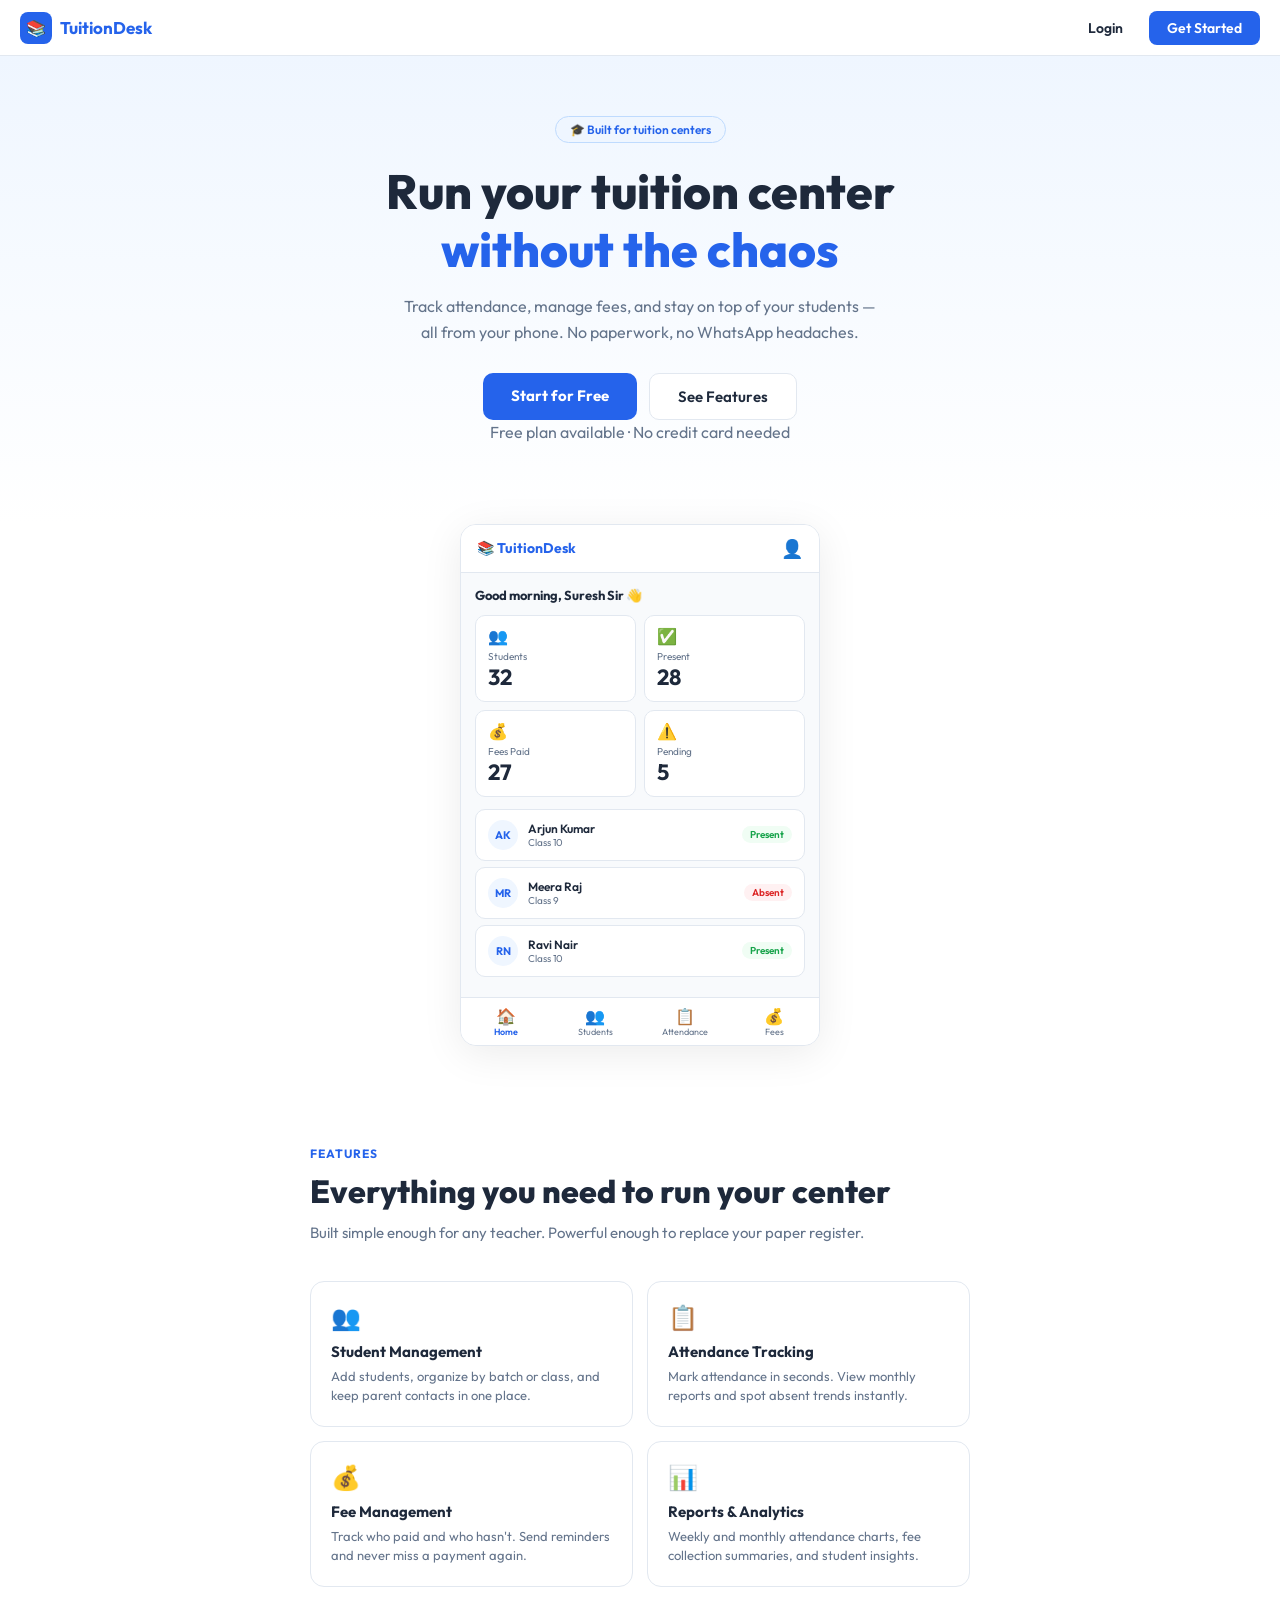
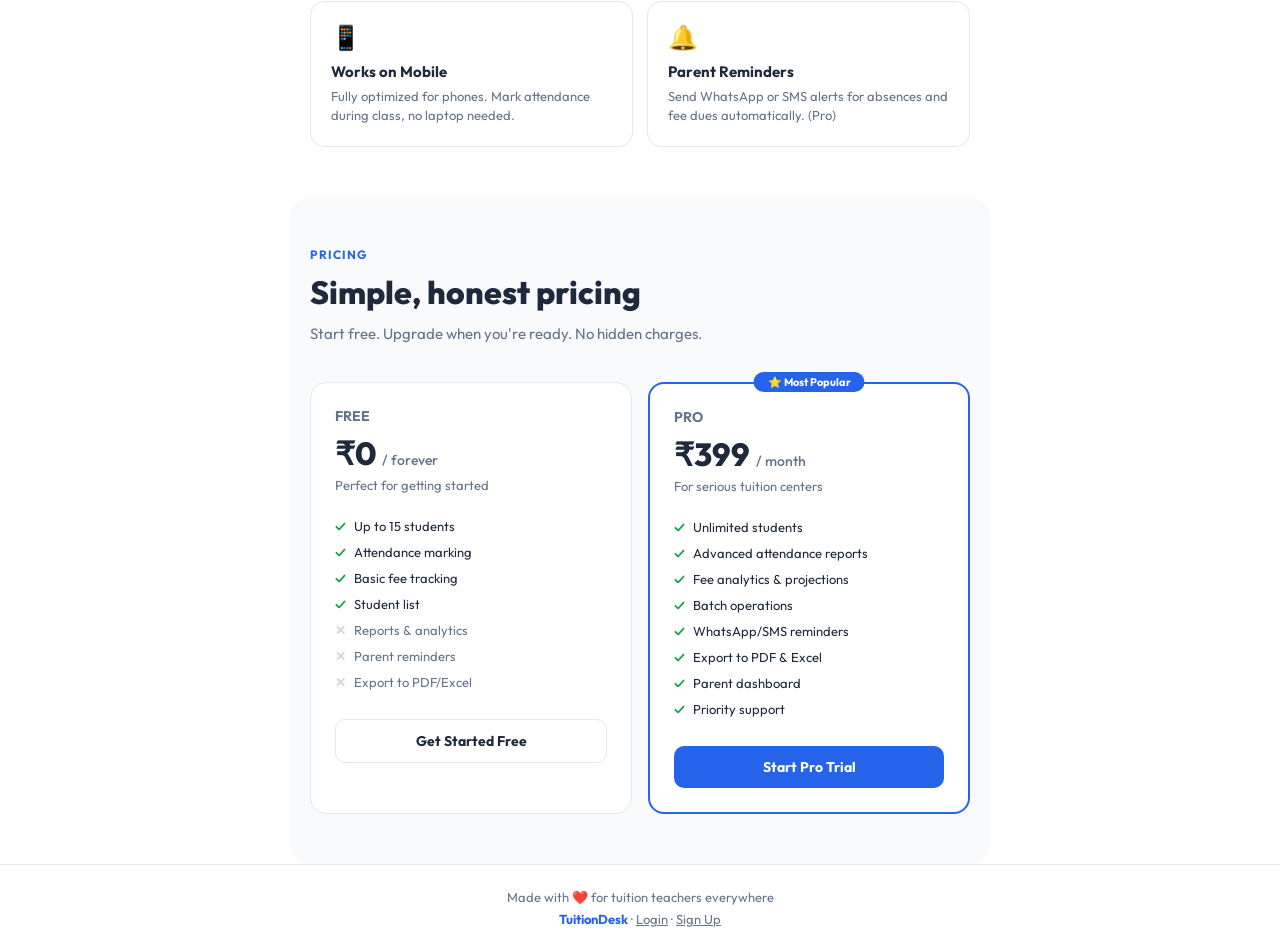
<file: index.html>
<!DOCTYPE html>
<html lang="en">
<head>
  <meta charset="UTF-8"/>
  <meta name="viewport" content="width=device-width, initial-scale=1.0"/>
  <title>TuitionDesk — Manage Your Tuition Center Easily</title>
  <link href="https://fonts.googleapis.com/css2?family=Outfit:wght@400;500;600;700;800&display=swap" rel="stylesheet"/>
  <style>
    *, *::before, *::after { box-sizing: border-box; margin: 0; padding: 0; }
    :root {
      --blue: #2563eb;
      --blue-dark: #1d4ed8;
      --blue-light: #eff6ff;
      --text: #1e293b;
      --muted: #64748b;
      --border: #e2e8f0;
      --bg: #f8fafc;
      --white: #ffffff;
      --green: #16a34a;
      --green-light: #f0fdf4;
    }
    body { font-family: 'Outfit', sans-serif; color: var(--text); background: var(--white); }

    /* NAV */
    nav {
      position: sticky; top: 0; z-index: 100;
      background: rgba(255,255,255,0.9);
      backdrop-filter: blur(12px);
      border-bottom: 1px solid var(--border);
      padding: 0 20px; height: 56px;
      display: flex; align-items: center; justify-content: space-between;
    }
    .nav-logo { display: flex; align-items: center; gap: 8px; text-decoration: none; }
    .nav-logo .icon { width: 32px; height: 32px; background: var(--blue); border-radius: 8px; display: flex; align-items: center; justify-content: center; font-size: 16px; }
    .nav-logo span { font-size: 17px; font-weight: 700; color: var(--blue); }
    .nav-actions { display: flex; gap: 10px; align-items: center; }
    .btn-ghost { padding: 7px 16px; border-radius: 8px; font-size: 14px; font-weight: 600; font-family: 'Outfit', sans-serif; background: transparent; border: none; color: var(--text); cursor: pointer; text-decoration: none; }
    .btn-blue { padding: 8px 18px; border-radius: 8px; font-size: 14px; font-weight: 600; font-family: 'Outfit', sans-serif; background: var(--blue); color: white; border: none; cursor: pointer; text-decoration: none; }
    .btn-blue:hover { background: var(--blue-dark); }

    /* HERO */
    .hero {
      text-align: center;
      padding: 60px 20px 50px;
      background: linear-gradient(180deg, #eff6ff 0%, #ffffff 100%);
    }
    .hero-badge {
      display: inline-block;
      background: var(--blue-light);
      color: var(--blue);
      font-size: 12px;
      font-weight: 600;
      padding: 5px 14px;
      border-radius: 20px;
      margin-bottom: 20px;
      border: 1px solid #bfdbfe;
    }
    .hero h1 {
      font-size: clamp(28px, 6vw, 48px);
      font-weight: 800;
      line-height: 1.2;
      color: var(--text);
      margin-bottom: 16px;
      max-width: 640px;
      margin-left: auto;
      margin-right: auto;
    }
    .hero h1 span { color: var(--blue); }
    .hero p {
      font-size: 16px;
      color: var(--muted);
      max-width: 480px;
      margin: 0 auto 28px;
      line-height: 1.6;
    }
    .hero-btns { display: flex; gap: 12px; justify-content: center; flex-wrap: wrap; }
    .btn-hero-primary {
      padding: 13px 28px;
      background: var(--blue);
      color: white;
      border-radius: 10px;
      font-size: 15px;
      font-weight: 700;
      font-family: 'Outfit', sans-serif;
      text-decoration: none;
      border: none;
      cursor: pointer;
      transition: background 0.2s, transform 0.1s;
    }
    .btn-hero-primary:hover { background: var(--blue-dark); }
    .btn-hero-primary:active { transform: scale(0.97); }
    .btn-hero-secondary {
      padding: 13px 28px;
      background: white;
      color: var(--text);
      border-radius: 10px;
      font-size: 15px;
      font-weight: 600;
      font-family: 'Outfit', sans-serif;
      text-decoration: none;
      border: 1px solid var(--border);
      cursor: pointer;
    }
    .hero-note { font-size: 12px; color: var(--muted); margin-top: 14px; }

    /* MOCKUP */
    .mockup-wrap {
      padding: 0 20px 50px;
      display: flex;
      justify-content: center;
    }
    .mockup {
      background: var(--white);
      border: 1px solid var(--border);
      border-radius: 16px;
      box-shadow: 0 8px 40px rgba(0,0,0,0.08);
      overflow: hidden;
      width: 100%;
      max-width: 360px;
    }
    .mockup-topbar {
      background: var(--white);
      border-bottom: 1px solid var(--border);
      padding: 12px 16px;
      display: flex;
      align-items: center;
      justify-content: space-between;
    }
    .mockup-topbar .logo-mini { font-size: 14px; font-weight: 700; color: var(--blue); }
    .mockup-body { padding: 14px; background: var(--bg); }
    .mockup-greeting { font-size: 13px; font-weight: 700; margin-bottom: 12px; }
    .mockup-grid { display: grid; grid-template-columns: 1fr 1fr; gap: 8px; margin-bottom: 12px; }
    .mockup-stat { background: white; border-radius: 10px; border: 1px solid var(--border); padding: 10px 12px; }
    .mockup-stat .s-label { font-size: 10px; color: var(--muted); }
    .mockup-stat .s-val { font-size: 22px; font-weight: 700; }
    .mockup-stat .s-icon { font-size: 16px; margin-bottom: 4px; }
    .mockup-row { background: white; border-radius: 10px; border: 1px solid var(--border); padding: 10px 12px; margin-bottom: 6px; display: flex; align-items: center; gap: 10px; }
    .mockup-av { width: 30px; height: 30px; border-radius: 50%; background: var(--blue-light); color: var(--blue); font-size: 11px; font-weight: 700; display: flex; align-items: center; justify-content: center; flex-shrink: 0; }
    .mockup-name { font-size: 12px; font-weight: 600; }
    .mockup-sub { font-size: 10px; color: var(--muted); }
    .mockup-badge { margin-left: auto; font-size: 10px; padding: 2px 8px; border-radius: 20px; font-weight: 600; }
    .mb-green { background: var(--green-light); color: var(--green); }
    .mb-red { background: #fff1f2; color: #dc2626; }
    .mockup-nav { background: white; border-top: 1px solid var(--border); display: flex; padding: 8px 0; }
    .mockup-nav-item { flex: 1; text-align: center; font-size: 9px; color: var(--muted); }
    .mockup-nav-item.active { color: var(--blue); font-weight: 600; }
    .mockup-nav-item .dot { font-size: 16px; display: block; }

    /* SECTION */
    section { padding: 50px 20px; max-width: 700px; margin: 0 auto; }
    .section-label { font-size: 12px; font-weight: 700; color: var(--blue); text-transform: uppercase; letter-spacing: 0.08em; margin-bottom: 10px; }
    .section-title { font-size: clamp(22px, 4vw, 32px); font-weight: 800; margin-bottom: 10px; }
    .section-sub { font-size: 15px; color: var(--muted); margin-bottom: 36px; line-height: 1.6; }

    /* FEATURES */
    .features-grid { display: grid; grid-template-columns: 1fr; gap: 14px; }
    @media(min-width: 500px) { .features-grid { grid-template-columns: 1fr 1fr; } }
    .feature-card {
      background: var(--white);
      border: 1px solid var(--border);
      border-radius: 14px;
      padding: 20px;
    }
    .feature-card .f-icon { font-size: 24px; margin-bottom: 10px; }
    .feature-card h3 { font-size: 15px; font-weight: 700; margin-bottom: 6px; }
    .feature-card p { font-size: 13px; color: var(--muted); line-height: 1.5; }

    /* PRICING */
    #pricing { background: var(--bg); border-radius: 20px; }
    .pricing-grid { display: grid; grid-template-columns: 1fr; gap: 16px; }
    @media(min-width: 500px) { .pricing-grid { grid-template-columns: 1fr 1fr; } }
    .pricing-card {
      background: var(--white);
      border: 1px solid var(--border);
      border-radius: 16px;
      padding: 24px;
    }
    .pricing-card.pro {
      border-color: var(--blue);
      border-width: 2px;
      position: relative;
    }
    .pro-badge {
      position: absolute;
      top: -12px; left: 50%; transform: translateX(-50%);
      background: var(--blue);
      color: white;
      font-size: 11px;
      font-weight: 700;
      padding: 3px 14px;
      border-radius: 20px;
      white-space: nowrap;
    }
    .plan-name { font-size: 14px; font-weight: 700; color: var(--muted); margin-bottom: 8px; }
    .plan-price { font-size: 32px; font-weight: 800; margin-bottom: 4px; }
    .plan-price span { font-size: 14px; font-weight: 500; color: var(--muted); }
    .plan-desc { font-size: 13px; color: var(--muted); margin-bottom: 20px; }
    .plan-features { list-style: none; margin-bottom: 24px; }
    .plan-features li { font-size: 13px; padding: 5px 0; display: flex; align-items: flex-start; gap: 8px; color: var(--text); }
    .plan-features li::before { content: '✓'; color: var(--green); font-weight: 700; flex-shrink: 0; }
    .plan-features li.no::before { content: '✕'; color: #cbd5e1; }
    .plan-features li.no { color: var(--muted); }
    .btn-plan {
      width: 100%;
      padding: 12px;
      border-radius: 10px;
      font-size: 14px;
      font-weight: 700;
      font-family: 'Outfit', sans-serif;
      cursor: pointer;
      border: none;
      text-decoration: none;
      display: block;
      text-align: center;
    }
    .btn-plan-outline { border: 1.5px solid var(--border) !important; background: transparent; color: var(--text); }
    .btn-plan-fill { background: var(--blue); color: white; }
    .btn-plan-fill:hover { background: var(--blue-dark); }

    /* FOOTER */
    footer {
      border-top: 1px solid var(--border);
      padding: 24px 20px;
      text-align: center;
      font-size: 13px;
      color: var(--muted);
    }
    footer strong { color: var(--blue); }
  </style>
</head>
<body>

  <!-- NAV -->
  <nav>
    <a href="index.html" class="nav-logo">
      <div class="icon">📚</div>
      <span>TuitionDesk</span>
    </a>
    <div class="nav-actions">
      <a href="login.html" class="btn-ghost">Login</a>
      <a href="signup.html" class="btn-blue">Get Started</a>
    </div>
  </nav>

  <!-- HERO -->
  <div class="hero">
    <div class="hero-badge">🎓 Built for tuition centers</div>
    <h1>Run your tuition center <span>without the chaos</span></h1>
    <p>Track attendance, manage fees, and stay on top of your students — all from your phone. No paperwork, no WhatsApp headaches.</p>
    <div class="hero-btns">
      <a href="signup.html" class="btn-hero-primary">Start for Free</a>
      <a href="#features" class="btn-hero-secondary">See Features</a>
    </div>
    <p class="hero-note">Free plan available · No credit card needed</p>
  </div>

  <!-- APP MOCKUP -->
  <div class="mockup-wrap">
    <div class="mockup">
      <div class="mockup-topbar">
        <span class="logo-mini">📚 TuitionDesk</span>
        <span style="font-size:18px">👤</span>
      </div>
      <div class="mockup-body">
        <div class="mockup-greeting">Good morning, Suresh Sir 👋</div>
        <div class="mockup-grid">
          <div class="mockup-stat"><div class="s-icon">👥</div><div class="s-label">Students</div><div class="s-val">32</div></div>
          <div class="mockup-stat"><div class="s-icon">✅</div><div class="s-label">Present</div><div class="s-val">28</div></div>
          <div class="mockup-stat"><div class="s-icon">💰</div><div class="s-label">Fees Paid</div><div class="s-val">27</div></div>
          <div class="mockup-stat"><div class="s-icon">⚠️</div><div class="s-label">Pending</div><div class="s-val">5</div></div>
        </div>
        <div class="mockup-row"><div class="mockup-av">AK</div><div><div class="mockup-name">Arjun Kumar</div><div class="mockup-sub">Class 10</div></div><span class="mockup-badge mb-green">Present</span></div>
        <div class="mockup-row"><div class="mockup-av">MR</div><div><div class="mockup-name">Meera Raj</div><div class="mockup-sub">Class 9</div></div><span class="mockup-badge mb-red">Absent</span></div>
        <div class="mockup-row"><div class="mockup-av">RN</div><div><div class="mockup-name">Ravi Nair</div><div class="mockup-sub">Class 10</div></div><span class="mockup-badge mb-green">Present</span></div>
      </div>
      <div class="mockup-nav">
        <div class="mockup-nav-item active"><span class="dot">🏠</span>Home</div>
        <div class="mockup-nav-item"><span class="dot">👥</span>Students</div>
        <div class="mockup-nav-item"><span class="dot">📋</span>Attendance</div>
        <div class="mockup-nav-item"><span class="dot">💰</span>Fees</div>
      </div>
    </div>
  </div>

  <!-- FEATURES -->
  <section id="features">
    <div class="section-label">Features</div>
    <div class="section-title">Everything you need to run your center</div>
    <div class="section-sub">Built simple enough for any teacher. Powerful enough to replace your paper register.</div>
    <div class="features-grid">
      <div class="feature-card"><div class="f-icon">👥</div><h3>Student Management</h3><p>Add students, organize by batch or class, and keep parent contacts in one place.</p></div>
      <div class="feature-card"><div class="f-icon">📋</div><h3>Attendance Tracking</h3><p>Mark attendance in seconds. View monthly reports and spot absent trends instantly.</p></div>
      <div class="feature-card"><div class="f-icon">💰</div><h3>Fee Management</h3><p>Track who paid and who hasn't. Send reminders and never miss a payment again.</p></div>
      <div class="feature-card"><div class="f-icon">📊</div><h3>Reports & Analytics</h3><p>Weekly and monthly attendance charts, fee collection summaries, and student insights.</p></div>
      <div class="feature-card"><div class="f-icon">📱</div><h3>Works on Mobile</h3><p>Fully optimized for phones. Mark attendance during class, no laptop needed.</p></div>
      <div class="feature-card"><div class="f-icon">🔔</div><h3>Parent Reminders</h3><p>Send WhatsApp or SMS alerts for absences and fee dues automatically. (Pro)</p></div>
    </div>
  </section>

  <!-- PRICING -->
  <section id="pricing">
    <div class="section-label">Pricing</div>
    <div class="section-title">Simple, honest pricing</div>
    <div class="section-sub">Start free. Upgrade when you're ready. No hidden charges.</div>
    <div class="pricing-grid">

      <div class="pricing-card">
        <div class="plan-name">FREE</div>
        <div class="plan-price">₹0 <span>/ forever</span></div>
        <div class="plan-desc">Perfect for getting started</div>
        <ul class="plan-features">
          <li>Up to 15 students</li>
          <li>Attendance marking</li>
          <li>Basic fee tracking</li>
          <li>Student list</li>
          <li class="no">Reports & analytics</li>
          <li class="no">Parent reminders</li>
          <li class="no">Export to PDF/Excel</li>
        </ul>
        <a href="signup.html" class="btn-plan btn-plan-outline">Get Started Free</a>
      </div>

      <div class="pricing-card pro">
        <div class="pro-badge">⭐ Most Popular</div>
        <div class="plan-name">PRO</div>
        <div class="plan-price">₹399 <span>/ month</span></div>
        <div class="plan-desc">For serious tuition centers</div>
        <ul class="plan-features">
          <li>Unlimited students</li>
          <li>Advanced attendance reports</li>
          <li>Fee analytics & projections</li>
          <li>Batch operations</li>
          <li>WhatsApp/SMS reminders</li>
          <li>Export to PDF & Excel</li>
          <li>Parent dashboard</li>
          <li>Priority support</li>
        </ul>
        <a href="signup.html" class="btn-plan btn-plan-fill">Start Pro Trial</a>
      </div>

    </div>
  </section>

  <!-- FOOTER -->
  <footer>
    <p>Made with ❤️ for tuition teachers everywhere</p>
    <p style="margin-top:6px"><strong>TuitionDesk</strong> · <a href="login.html" style="color:var(--muted)">Login</a> · <a href="signup.html" style="color:var(--muted)">Sign Up</a></p>
  </footer>

</body>
</html>
</file>
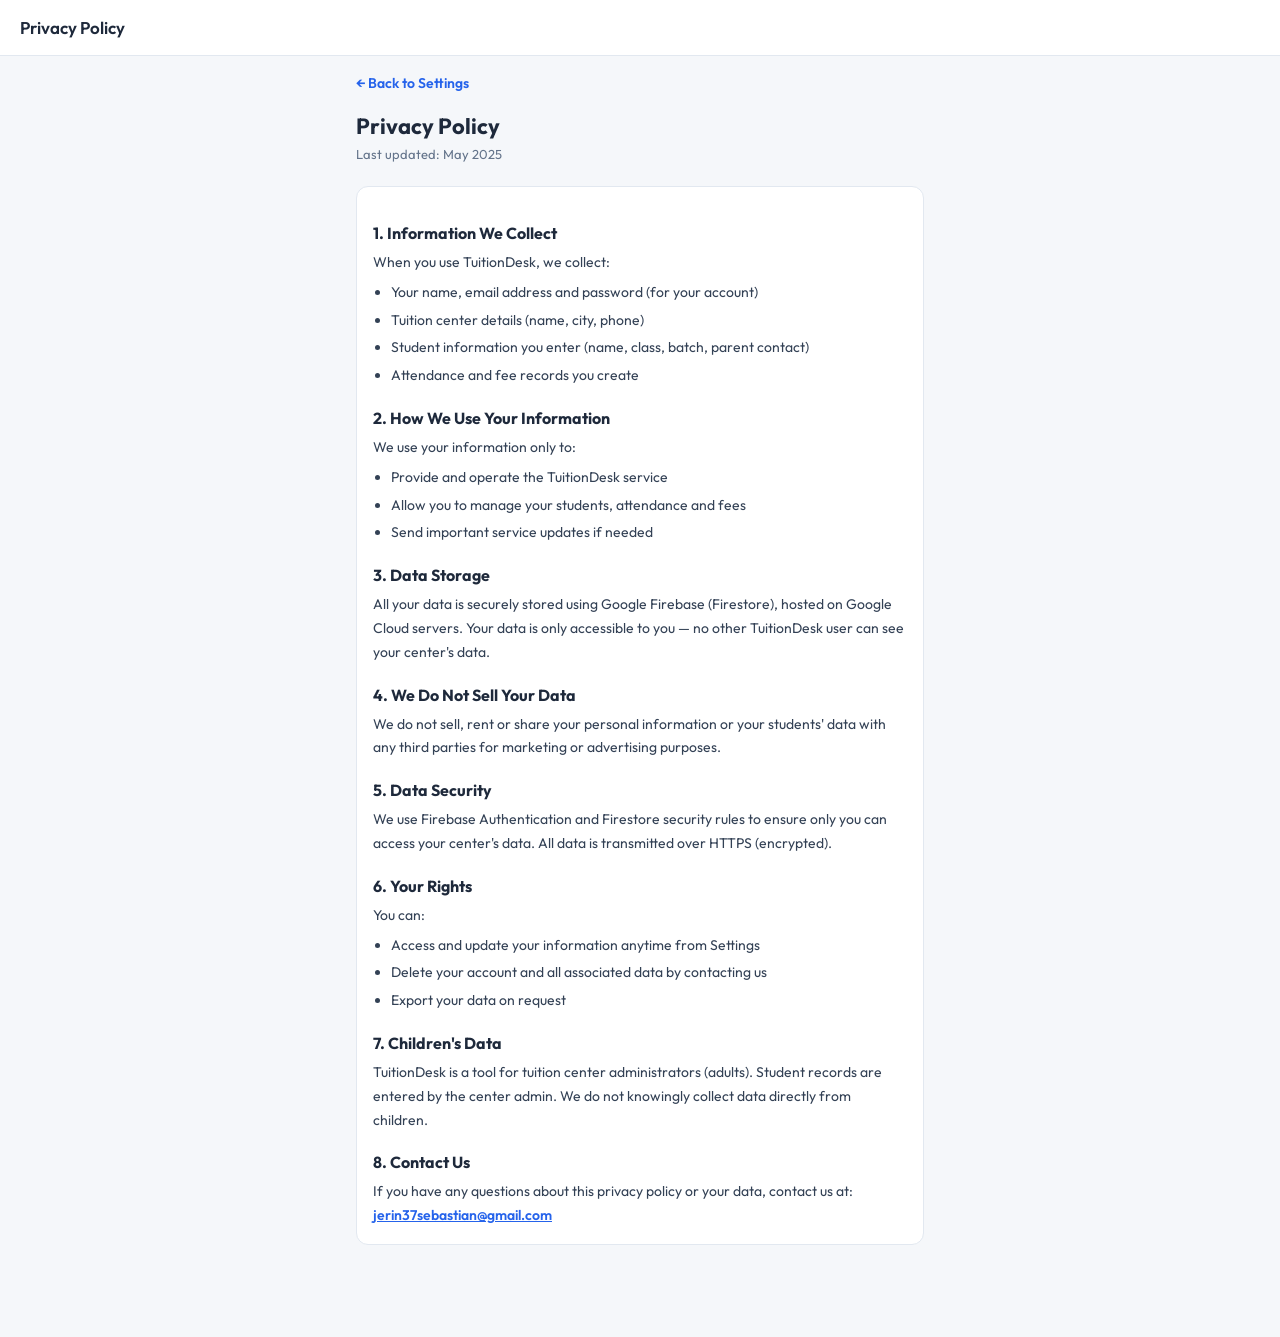
<file: privacy.html>
<!DOCTYPE html>
<html lang="en">
<head>
  <meta charset="UTF-8"/>
  <meta name="viewport" content="width=device-width, initial-scale=1.0"/>
  <title>TuitionDesk — Privacy Policy</title>
  <link href="https://fonts.googleapis.com/css2?family=Outfit:wght@400;500;600;700&display=swap" rel="stylesheet"/>
  <link rel="stylesheet" href="css/style.css"/>
  <style>
    .back-btn { display:inline-flex; align-items:center; gap:6px; color:var(--blue); font-size:14px; font-weight:600; text-decoration:none; margin-bottom:20px; }
    .policy-title { font-size:22px; font-weight:700; margin-bottom:6px; }
    .policy-date  { font-size:13px; color:var(--muted); margin-bottom:24px; }
    h2 { font-size:16px; font-weight:700; margin:20px 0 8px; }
    p, li { font-size:14px; color:#334155; line-height:1.7; }
    ul { padding-left:18px; margin-top:6px; }
    li { margin-bottom:4px; }
  </style>
</head>
<body>
  <div class="topbar">
    <div class="topbar-title">Privacy Policy</div>
  </div>

  <div class="page" style="max-width:600px">
    <a href="settings.html" class="back-btn">← Back to Settings</a>

    <div class="policy-title">Privacy Policy</div>
    <div class="policy-date">Last updated: May 2025</div>

    <div class="card">

      <h2>1. Information We Collect</h2>
      <p>When you use TuitionDesk, we collect:</p>
      <ul>
        <li>Your name, email address and password (for your account)</li>
        <li>Tuition center details (name, city, phone)</li>
        <li>Student information you enter (name, class, batch, parent contact)</li>
        <li>Attendance and fee records you create</li>
      </ul>

      <h2>2. How We Use Your Information</h2>
      <p>We use your information only to:</p>
      <ul>
        <li>Provide and operate the TuitionDesk service</li>
        <li>Allow you to manage your students, attendance and fees</li>
        <li>Send important service updates if needed</li>
      </ul>

      <h2>3. Data Storage</h2>
      <p>All your data is securely stored using Google Firebase (Firestore), hosted on Google Cloud servers. Your data is only accessible to you — no other TuitionDesk user can see your center's data.</p>

      <h2>4. We Do Not Sell Your Data</h2>
      <p>We do not sell, rent or share your personal information or your students' data with any third parties for marketing or advertising purposes.</p>

      <h2>5. Data Security</h2>
      <p>We use Firebase Authentication and Firestore security rules to ensure only you can access your center's data. All data is transmitted over HTTPS (encrypted).</p>

      <h2>6. Your Rights</h2>
      <p>You can:</p>
      <ul>
        <li>Access and update your information anytime from Settings</li>
        <li>Delete your account and all associated data by contacting us</li>
        <li>Export your data on request</li>
      </ul>

      <h2>7. Children's Data</h2>
      <p>TuitionDesk is a tool for tuition center administrators (adults). Student records are entered by the center admin. We do not knowingly collect data directly from children.</p>

      <h2>8. Contact Us</h2>
      <p>If you have any questions about this privacy policy or your data, contact us at:<br/>
      <a href="mailto:jerin37sebastian@gmail.com" style="color:var(--blue);font-weight:600">jerin37sebastian@gmail.com</a></p>

    </div>
  </div>
</body>
</html>
</file>
<file: css/style.css>
*, *::before, *::after { box-sizing: border-box; margin: 0; padding: 0; }

:root {
  --blue: #2563eb;
  --blue-light: #eff6ff;
  --blue-dark: #1d4ed8;
  --green: #16a34a;
  --green-light: #f0fdf4;
  --red: #dc2626;
  --red-light: #fff1f2;
  --yellow: #d97706;
  --yellow-light: #fffbeb;
  --bg: #f5f7fa;
  --white: #ffffff;
  --border: #e2e8f0;
  --text: #1e293b;
  --muted: #64748b;
  --nav-h: 64px;
}

body {
  font-family: 'Outfit', sans-serif;
  background: var(--bg);
  color: var(--text);
  min-height: 100vh;
  padding-bottom: var(--nav-h);
}

/* TOP BAR */
.topbar {
  background: var(--white);
  border-bottom: 1px solid var(--border);
  padding: 0 20px;
  height: 56px;
  display: flex;
  align-items: center;
  justify-content: space-between;
  position: sticky;
  top: 0;
  z-index: 100;
}
.topbar-title {
  font-size: 17px;
  font-weight: 600;
  color: var(--text);
}
.topbar-logo {
  display: flex;
  align-items: center;
  gap: 8px;
}
.topbar-logo .icon {
  width: 32px; height: 32px;
  background: var(--blue);
  border-radius: 8px;
  display: flex; align-items: center; justify-content: center;
  color: white;
  font-size: 16px;
}
.topbar-logo span {
  font-size: 17px;
  font-weight: 700;
  color: var(--blue);
}

/* BOTTOM NAV */
.bottom-nav {
  position: fixed;
  bottom: 0; left: 0; right: 0;
  height: var(--nav-h);
  background: var(--white);
  border-top: 1px solid var(--border);
  display: flex;
  align-items: center;
  z-index: 100;
}
.nav-item {
  flex: 1;
  display: flex;
  flex-direction: column;
  align-items: center;
  justify-content: center;
  gap: 4px;
  text-decoration: none;
  color: var(--muted);
  font-size: 11px;
  font-weight: 500;
  padding: 8px 0;
  transition: color 0.2s;
}
.nav-item.active {
  color: var(--blue);
}
.nav-item svg {
  width: 22px; height: 22px;
  stroke-width: 1.8;
}

/* PAGE CONTENT */
.page {
  padding: 16px;
  max-width: 480px;
  margin: 0 auto;
}

/* CARDS */
.card {
  background: var(--white);
  border-radius: 12px;
  border: 1px solid var(--border);
  padding: 16px;
  margin-bottom: 12px;
}

/* STAT GRID */
.stat-grid {
  display: grid;
  grid-template-columns: 1fr 1fr;
  gap: 12px;
  margin-bottom: 16px;
}
.stat-card {
  background: var(--white);
  border-radius: 12px;
  border: 1px solid var(--border);
  padding: 16px;
}
.stat-card .stat-label {
  font-size: 12px;
  color: var(--muted);
  margin-bottom: 6px;
}
.stat-card .stat-value {
  font-size: 28px;
  font-weight: 700;
  color: var(--text);
}
.stat-card .stat-icon {
  font-size: 22px;
  margin-bottom: 8px;
}

/* SECTION TITLE */
.section-title {
  font-size: 14px;
  font-weight: 600;
  color: var(--muted);
  text-transform: uppercase;
  letter-spacing: 0.06em;
  margin-bottom: 10px;
  margin-top: 4px;
}

/* STUDENT CARD */
.student-card {
  background: var(--white);
  border-radius: 12px;
  border: 1px solid var(--border);
  padding: 14px 16px;
  margin-bottom: 10px;
  display: flex;
  align-items: center;
  gap: 12px;
}
.avatar {
  width: 40px; height: 40px;
  border-radius: 50%;
  background: var(--blue-light);
  color: var(--blue);
  display: flex; align-items: center; justify-content: center;
  font-size: 16px;
  font-weight: 600;
  flex-shrink: 0;
}
.student-info .name {
  font-size: 15px;
  font-weight: 600;
}
.student-info .meta {
  font-size: 12px;
  color: var(--muted);
  margin-top: 2px;
}

/* BADGE */
.badge {
  padding: 3px 10px;
  border-radius: 20px;
  font-size: 12px;
  font-weight: 500;
}
.badge-green { background: var(--green-light); color: var(--green); }
.badge-red   { background: var(--red-light);   color: var(--red); }
.badge-yellow{ background: var(--yellow-light); color: var(--yellow); }
.badge-blue  { background: var(--blue-light);  color: var(--blue); }

/* SEARCH */
.search-bar {
  background: var(--white);
  border: 1px solid var(--border);
  border-radius: 10px;
  padding: 10px 14px;
  display: flex;
  align-items: center;
  gap: 8px;
  margin-bottom: 14px;
}
.search-bar input {
  border: none;
  outline: none;
  font-size: 14px;
  font-family: 'Outfit', sans-serif;
  color: var(--text);
  background: transparent;
  width: 100%;
}
.search-bar svg {
  color: var(--muted);
  flex-shrink: 0;
  width: 18px; height: 18px;
}

/* BUTTON */
.btn {
  display: inline-flex;
  align-items: center;
  justify-content: center;
  gap: 6px;
  padding: 11px 20px;
  border-radius: 10px;
  font-size: 14px;
  font-weight: 600;
  font-family: 'Outfit', sans-serif;
  cursor: pointer;
  border: none;
  transition: background 0.2s, transform 0.1s;
}
.btn:active { transform: scale(0.97); }
.btn-primary {
  background: var(--blue);
  color: white;
  width: 100%;
}
.btn-primary:hover { background: var(--blue-dark); }
.btn-sm {
  padding: 6px 14px;
  font-size: 13px;
  border-radius: 8px;
}

/* FAB */
.fab {
  width: 36px; height: 36px;
  background: var(--blue);
  color: white;
  border-radius: 10px;
  display: flex; align-items: center; justify-content: center;
  font-size: 20px;
  cursor: pointer;
  border: none;
  flex-shrink: 0;
}

/* TABS */
.tabs {
  display: flex;
  gap: 8px;
  margin-bottom: 14px;
}
.tab {
  padding: 7px 16px;
  border-radius: 20px;
  font-size: 13px;
  font-weight: 500;
  cursor: pointer;
  border: 1px solid var(--border);
  background: var(--white);
  color: var(--muted);
  transition: all 0.2s;
}
.tab.active {
  background: var(--blue);
  color: white;
  border-color: var(--blue);
}

/* ATTENDANCE ROW */
.att-row {
  background: var(--white);
  border: 1px solid var(--border);
  border-radius: 12px;
  padding: 12px 16px;
  margin-bottom: 10px;
  display: flex;
  align-items: center;
  justify-content: space-between;
}
.att-row .left {
  display: flex;
  align-items: center;
  gap: 10px;
}
.att-btns {
  display: flex;
  gap: 6px;
}
.att-btn {
  padding: 5px 12px;
  border-radius: 8px;
  font-size: 12px;
  font-weight: 600;
  cursor: pointer;
  border: 1.5px solid var(--border);
  background: transparent;
  color: var(--muted);
  font-family: 'Outfit', sans-serif;
  transition: all 0.15s;
}
.att-btn.present.active {
  background: var(--green-light);
  color: var(--green);
  border-color: var(--green);
}
.att-btn.absent.active {
  background: var(--red-light);
  color: var(--red);
  border-color: var(--red);
}

/* DATE BAR */
.date-bar {
  background: var(--white);
  border: 1px solid var(--border);
  border-radius: 12px;
  padding: 12px 16px;
  display: flex;
  align-items: center;
  justify-content: space-between;
  margin-bottom: 14px;
}
.date-bar .date-text {
  font-size: 15px;
  font-weight: 600;
}
.date-bar input[type="date"] {
  border: none;
  outline: none;
  font-family: 'Outfit', sans-serif;
  font-size: 14px;
  color: var(--blue);
  background: transparent;
  cursor: pointer;
}

/* FEE CARD */
.fee-card {
  background: var(--white);
  border: 1px solid var(--border);
  border-radius: 12px;
  padding: 14px 16px;
  margin-bottom: 10px;
  display: flex;
  align-items: center;
  justify-content: space-between;
}
.fee-card .left {
  display: flex;
  align-items: center;
  gap: 12px;
}
.fee-card .fee-info .name { font-size: 15px; font-weight: 600; }
.fee-card .fee-info .meta { font-size: 12px; color: var(--muted); margin-top: 2px; }
.fee-card .right { text-align: right; }
.fee-card .amount { font-size: 15px; font-weight: 700; }

/* GREETING */
.greeting {
  margin-bottom: 16px;
}
.greeting .hello {
  font-size: 20px;
  font-weight: 700;
}
.greeting .sub {
  font-size: 13px;
  color: var(--muted);
  margin-top: 2px;
}

/* EMPTY STATE */
.empty {
  text-align: center;
  padding: 40px 20px;
  color: var(--muted);
  font-size: 14px;
}

/* MODAL OVERLAY */
.modal-overlay {
  display: none;
  position: fixed;
  inset: 0;
  background: rgba(0,0,0,0.4);
  z-index: 200;
  align-items: flex-end;
  justify-content: center;
}
.modal-overlay.open { display: flex; }
.modal {
  background: var(--white);
  border-radius: 20px 20px 0 0;
  padding: 24px 20px;
  width: 100%;
  max-width: 480px;
  animation: slideUp 0.3s ease;
}
@keyframes slideUp {
  from { transform: translateY(100%); }
  to   { transform: translateY(0); }
}
.modal-title {
  font-size: 17px;
  font-weight: 700;
  margin-bottom: 18px;
}
.form-group { margin-bottom: 14px; }
.form-group label {
  display: block;
  font-size: 13px;
  font-weight: 500;
  color: var(--muted);
  margin-bottom: 6px;
}
.form-group input, .form-group select {
  width: 100%;
  padding: 11px 14px;
  border: 1px solid var(--border);
  border-radius: 10px;
  font-size: 14px;
  font-family: 'Outfit', sans-serif;
  color: var(--text);
  outline: none;
  background: var(--white);
}
.form-group input:focus, .form-group select:focus {
  border-color: var(--blue);
}
.modal-actions {
  display: flex;
  gap: 10px;
  margin-top: 6px;
}
.btn-outline {
  flex: 1;
  padding: 11px;
  border-radius: 10px;
  border: 1px solid var(--border);
  background: transparent;
  font-size: 14px;
  font-weight: 600;
  font-family: 'Outfit', sans-serif;
  cursor: pointer;
  color: var(--muted);
}
</file>
